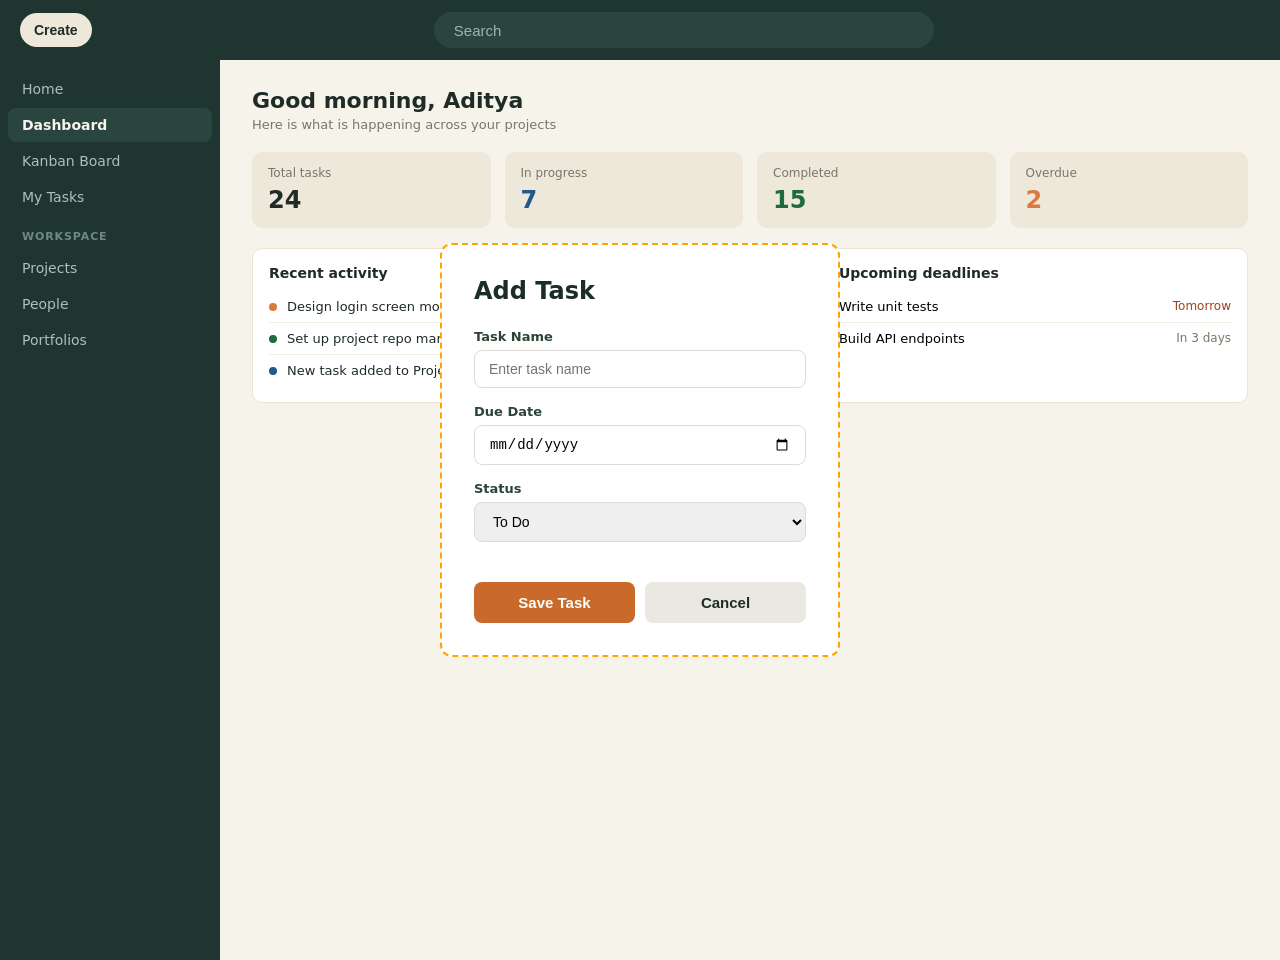
<file: dashboard.html>
<!doctype html>
<html lang="en">
<head>
  <meta charset="UTF-8" />
  <meta name="viewport" content="width=device-width, initial-scale=1.0" />
  <title>Dashboard</title>
  <link rel="stylesheet" href="style.css" />
  <link rel="stylesheet" href="modal.css">
</head>
  <header class="header">
    <div class="left-section">
      <button class="create-btn">Create</button>
    </div>
    <div class="search-box">
      <input type="search" placeholder="Search" />
    </div>
  </header>

  <div class="main-container">
    <div class="left-dashboard">
      <aside>
        <nav class="sidebar-nav">
          <a href="home.html" class="nav-item">Home</a>
          <a href="dashboard.html" class="nav-item active">Dashboard</a>
          <a href="inbox.html" class="nav-item">Kanban Board</a>
          <a href="MyTask.html" class="nav-item">My Tasks</a>

          <div class="nav-section-label">WORKSPACE</div>

          <a href="projects.html" class="nav-item">Projects</a>
          <a href="people.html" class="nav-item">People</a>
          <a href="portfolios.html" class="nav-item">Portfolios</a>
        </nav>
      </aside>
    </div>

    <div class="right-content">

      <div class="page-head">
        <div>
          <h1>Good morning, Aditya</h1>
          <p class="subtitle">Here is what is happening across your projects</p>
        </div>
      </div>

      <div class="metrics-grid">
        <div class="metric-card">
          <div class="label">Total tasks</div>
          <div class="value">24</div>
        </div>
        <div class="metric-card">
          <div class="label">In progress</div>
          <div class="value accent-blue">7</div>
        </div>
        <div class="metric-card">
          <div class="label">Completed</div>
          <div class="value accent-green">15</div>
        </div>
        <div class="metric-card">
          <div class="label">Overdue</div>
          <div class="value accent-orange">2</div>
        </div>
      </div>

      <div class="dash-grid">

        <div class="panel">
          <h3>Recent activity</h3>
          <div class="activity-row">
            <span class="activity-dot dot-orange"></span>
            <span>Design login screen moved to In progress</span>
          </div>
          <div class="activity-row">
            <span class="activity-dot dot-green"></span>
            <span>Set up project repo marked Done</span>
          </div>
          <div class="activity-row">
            <span class="activity-dot dot-blue"></span>
            <span>New task added to Projects board</span>
          </div>
        </div>

        <div class="panel">
          <h3>Upcoming deadlines</h3>
          <div class="deadline-row">
            <span>Write unit tests</span>
            <span class="due">Tomorrow</span>
          </div>
          <div class="deadline-row">
            <span>Build API endpoints</span>
            <span class="due later">In 3 days</span>
          </div>
        </div>

      </div>

    </div>
  </div>


    <div id="taskModal">
      <div class="modal-box">
        <h2>Add Task</h2>

        <label class="modal-label">Task Name</label>
        <input type="text" id="taskName" placeholder="Enter task name" class="modal-input">

        <label class="modal-label">Due Date</label>
        <input type="date" id="taskDate" class="modal-input">

        <label class="modal-label">Status</label>
        <select id="taskStatus" class="modal-input">
          <option>To Do</option>
          <option>In Progress</option>
          <option>Done</option>
        </select>

        <div class="modal-btn-group">
          <button id="saveBtn" class="btn-save">Save Task</button>
          <button id="closeBtn" class="btn-cancel">Cancel</button>
        </div>
      </div>
    </div>

    <script src="modal.js"></script>

</body>
</html>
</file>
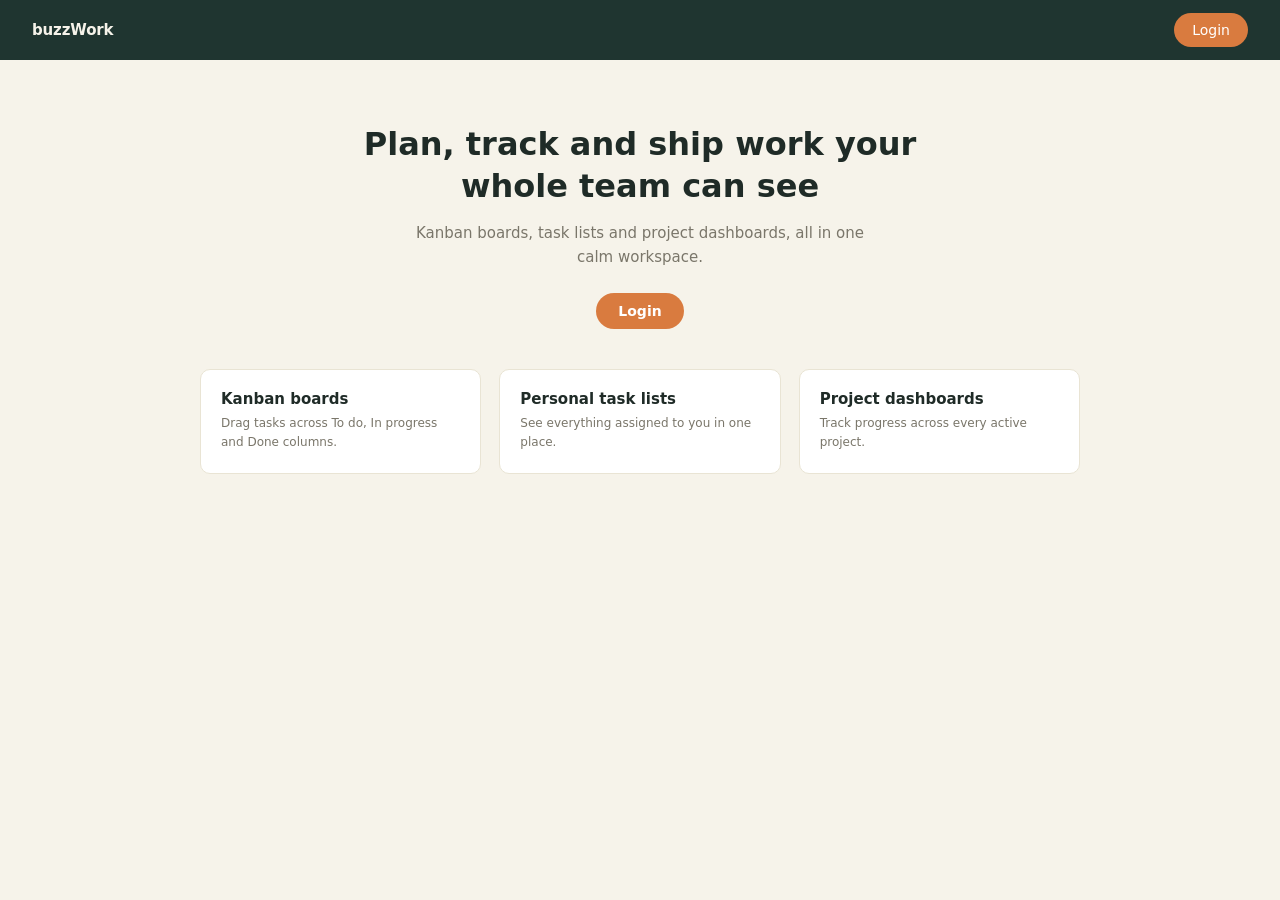
<file: Home.html>
<!doctype html>
<html lang="en">
<head>
  <meta charset="UTF-8" />
  <meta name="viewport" content="width=device-width, initial-scale=1.0" />
  <title>buzzWork</title>
  <link rel="stylesheet" href="style.css" />
</head>
<body>
  <header class="landing-header">
    <span class="brand">buzzWork</span>
    <a href="login2.html" class="login-btn">Login</a>
  </header>

  <section class="hero">
    <h1>Plan, track and ship work your whole team can see</h1>
    <p>Kanban boards, task lists and project dashboards, all in one calm workspace.</p>
    <div class="hero-buttons">
      <a href="login2.html" class="primary-btn">Login</a>
    </div>
  </section>

  <section class="features" id="features">

    <div class="feature-card">
      
      <h3>Kanban boards</h3>
      <p>Drag tasks across To do, In progress and Done columns.</p>
    </div>

    <div class="feature-card">
     
      <h3>Personal task lists</h3>
      <p>See everything assigned to you in one place.</p>
    </div>

    <div class="feature-card">
     
      <h3>Project dashboards</h3>
      <p>Track progress across every active project.</p>
    </div>

  </section>

</body>
</html>
</file>
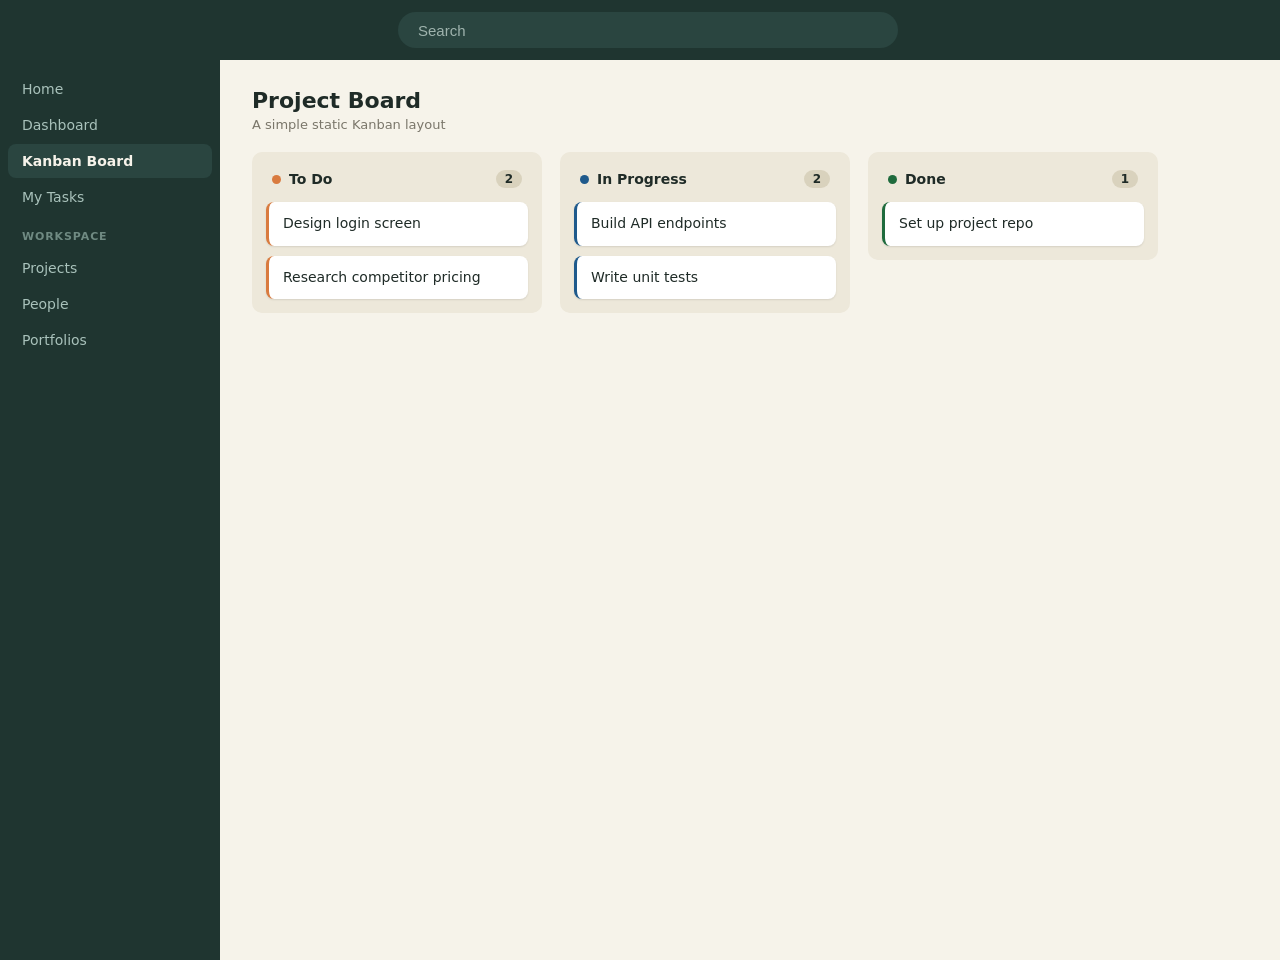
<file: inbox.html>
<!doctype html>
<html lang="en">
<head>
  <meta charset="UTF-8" />
  <meta name="viewport" content="width=device-width, initial-scale=1.0" />
  <title>Kanban Board</title>
  <link rel="stylesheet" href="style.css" />
</head>
<body>

  <header class="header">
    <div class="left-section">
      <!-- <button class="create-btn">Create</button> -->
    </div>
    <div class="search-box">
      <input type="search" placeholder="Search" />
    </div>
    
  </header>

  <div class="main-container">
    <div class="left-dashboard">
      <aside>
        <nav class="sidebar-nav">
          <a href="home.html" class="nav-item">Home</a>
          <a href="dashboard.html" class="nav-item">Dashboard</a>
          <a href="inbox.html" class="nav-item active">Kanban Board</a>
          <a href="MyTask.html" class="nav-item">My Tasks</a>

          <div class="nav-section-label">WORKSPACE</div>

          <a href="projects.html" class="nav-item">Projects</a>
          <a href="people.html" class="nav-item">People</a>
          <a href="portfolios.html" class="nav-item">Portfolios</a>
        </nav>
      </aside>
    </div>

    <div class="right-content">

      <div class="page-head">
        <div>
          <h1>Project Board</h1>
          <p class="subtitle">A simple static Kanban layout</p>
        </div>
      </div>

      <main class="board">

        <section class="column">
          <div class="column-head">
            <span class="dot dot-todo"></span>
            <h2>To Do</h2>
            <span class="count">2</span>
          </div>
          <div class="cards">
            <div class="card"><p>Design login screen</p></div>
            <div class="card"><p>Research competitor pricing</p></div>
          </div>
        </section>

        <section class="column">
          <div class="column-head">
            <span class="dot dot-progress"></span>
            <h2>In Progress</h2>
            <span class="count">2</span>
          </div>
          <div class="cards">
            <div class="card"><p>Build API endpoints</p></div>
            <div class="card"><p>Write unit tests</p></div>
          </div>
        </section>

        <section class="column">
          <div class="column-head">
            <span class="dot dot-done"></span>
            <h2>Done</h2>
            <span class="count">1</span>
          </div>
          <div class="cards">
            <div class="card"><p>Set up project repo</p></div>
          </div>
        </section>

      </main>

    </div>
  </div>

</body>
</html>
</file>
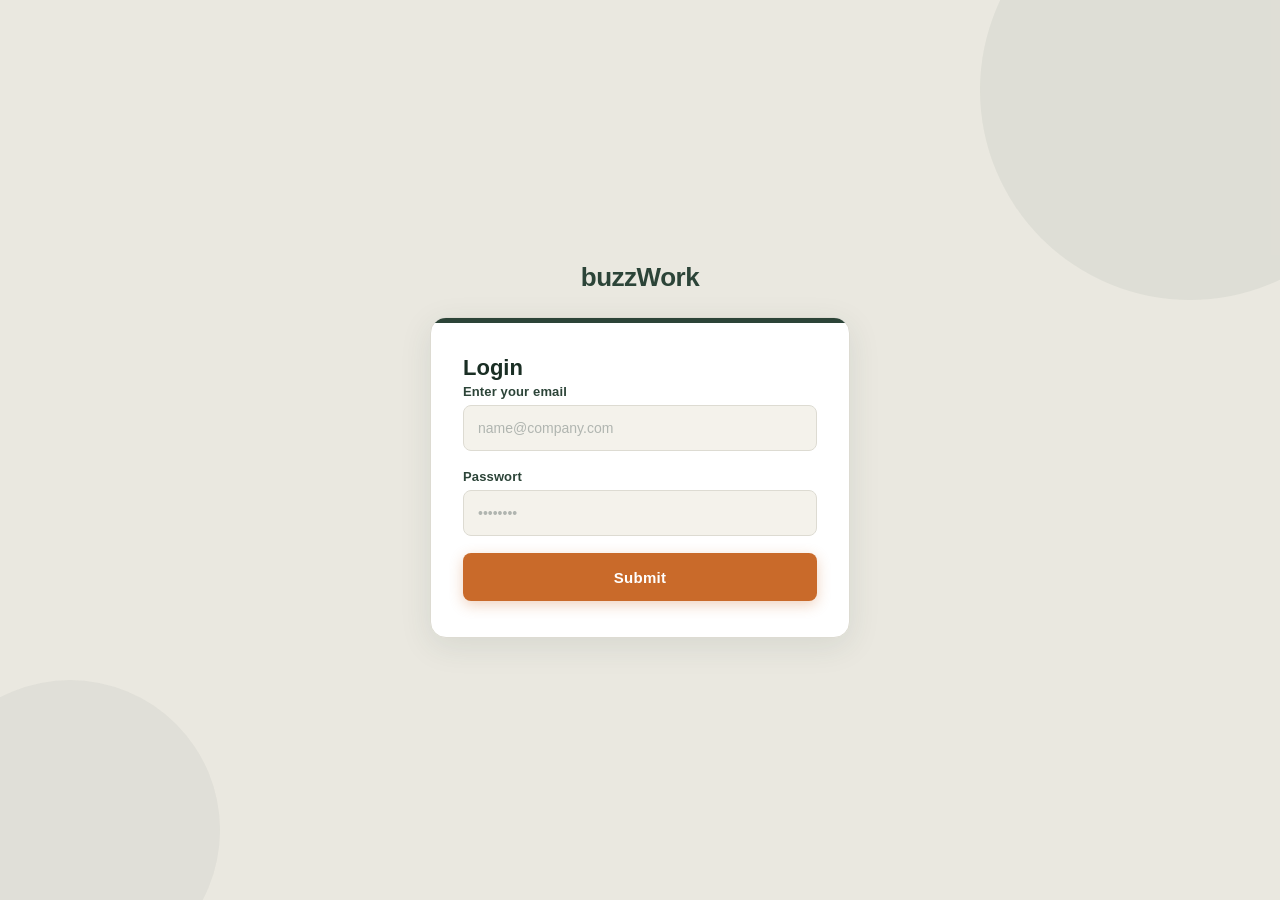
<file: login2.html>
<!DOCTYPE html>
<html lang="de">
<head>
    <meta charset="UTF-8">
    <meta name="viewport" content="width=device-width, initial-scale=1.0">
    <title> buzzWork </title>
    <link rel="stylesheet" href="login2.css">
</head>
<body>

<section class="login-section">
    <a href="#" class="logo-container">
        <span class="logo-text">buzzWork</span>    
    </a>
    <div class="login-card">
        <div class="card-body">
            <h1 class="form-title"> Login </h1>
            
            <form action="#">
                <div class="form-group">
                    <label for="email" class="label-text">Enter your email</label>
                    <input type="email" name="email" id="email" class="input-field" placeholder="name@company.com" required>
                </div>

                <div class="form-group">
                    <label for="password" class="label-text">Passwort</label>
                    <input type="password" name="password" id="password" placeholder="••••••••" class="input-field" required>
                </div>
                
              <button type="button" class="btn-primary" id="submitBtn">Submit</button>
            </form>
        </div>
    </div>
</section>

<script>
    document.getElementById('submitBtn').addEventListener('click', function() {
        window.location.href = 'dashboard.html';
    });
</script>

</body>
</html>
</file>
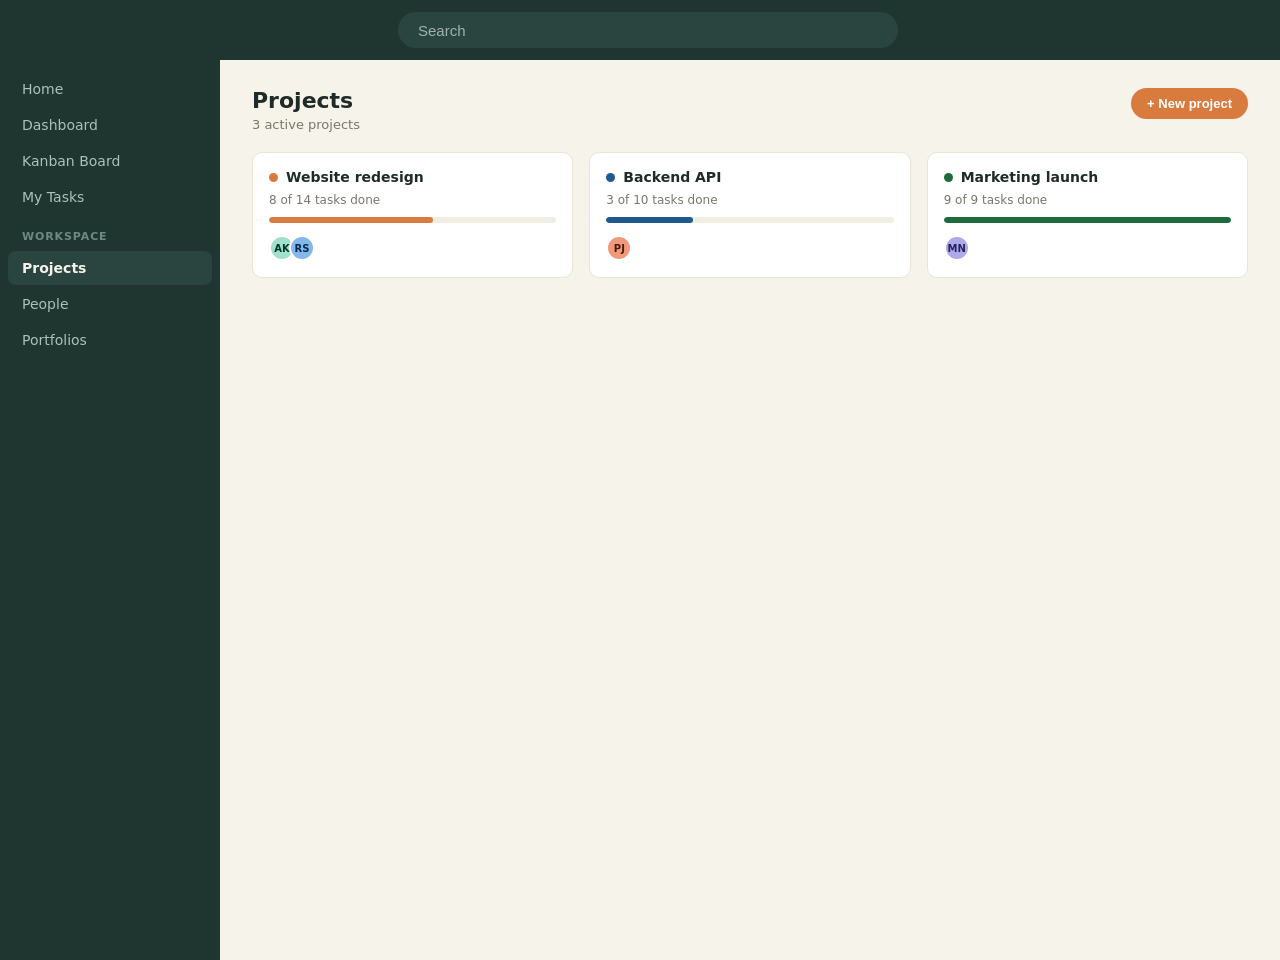
<file: projects.html>
<!doctype html>
<html lang="en">
<head>
  <meta charset="UTF-8" />
  <meta name="viewport" content="width=device-width, initial-scale=1.0" />
  <title>Projects</title>
  <link rel="stylesheet" href="style.css" />
</head>
<body>

  <header class="header">
    <div class="left-section">
      <!-- <button class="create-btn">Create</button> -->
    </div>
    <div class="search-box">
      <input type="search" placeholder="Search" />
    </div>
   
  </header>

  <div class="main-container">
    <div class="left-dashboard">
      <aside>
        <nav class="sidebar-nav">
          <a href="home.html" class="nav-item">Home</a>
          <a href="dashboard.html" class="nav-item">Dashboard</a>
          <a href="inbox.html" class="nav-item">Kanban Board</a>
          <a href="MyTask.html" class="nav-item">My Tasks</a>

          <div class="nav-section-label">WORKSPACE</div>

          <a href="projects.html" class="nav-item active">Projects</a>
          <a href="people.html" class="nav-item">People</a>
          <a href="portfolios.html" class="nav-item">Portfolios</a>
        </nav>
      </aside>
    </div>

    <div class="right-content">

      <div class="page-head">
        <div>
          <h1>Projects</h1>
          <p class="subtitle">3 active projects</p>
        </div>
        <button class="primary-btn">+ New project</button>
      </div>

      <div class="projects-grid">

        <div class="project-card">
          <div class="project-title">
            <span class="dot dot-todo"></span>
            <h3>Website redesign</h3>
          </div>
          <div class="project-meta">8 of 14 tasks done</div>
          <div class="progress-bar">
            <div class="fill" style="width:57%; background-color:#d97b3f;"></div>
          </div>
          <div class="avatar-group">
            <div class="avatar avatar-teal">AK</div>
            <div class="avatar avatar-blue">RS</div>
          </div>
        </div>

        <div class="project-card">
          <div class="project-title">
            <span class="dot dot-progress"></span>
            <h3>Backend API</h3>
          </div>
          <div class="project-meta">3 of 10 tasks done</div>
          <div class="progress-bar">
            <div class="fill" style="width:30%; background-color:#1f5a8c;"></div>
          </div>
          <div class="avatar-group">
            <div class="avatar avatar-coral">PJ</div>
          </div>
        </div>

        <div class="project-card">
          <div class="project-title">
            <span class="dot dot-done"></span>
            <h3>Marketing launch</h3>
          </div>
          <div class="project-meta">9 of 9 tasks done</div>
          <div class="progress-bar">
            <div class="fill" style="width:100%; background-color:#1f6b3d;"></div>
          </div>
          <div class="avatar-group">
            <div class="avatar avatar-purple">MN</div>
          </div>
        </div>

      </div>

    </div>
  </div>

</body>
</html>
</file>
<file: style.css>
* {
    margin: 0;
    padding: 0;
    box-sizing: border-box;
}

body {
    font-family: 'Segoe UI', system-ui, sans-serif;
    background-color: #f6f3ea;
}

/* ======================================================
   HEADER
   ====================================================== */

.header {
    height: 60px;
    background-color: #1f3530;
    display: flex;
    align-items: center;
    padding: 0px 20px;
    gap: 16px;
}

.brand {
    color: #f6f3ea;
    font-size: 15px;
    font-weight: 700;
    letter-spacing: -0.01em;
}

.left-section {
    display: flex;
    align-items: center;
    gap: 12px;
}

.create-btn {
    display: flex;
    align-items: center;
    gap: 6px;
    background-color: #ede8da;
    color: #1f2b27;
    border: none;
    border-radius: 20px;
    padding: 6px 14px;
    font-size: 14px;
    font-weight: bold;
    cursor: pointer;
    height: 34px;
}

.search-box {
    flex: 1;
    display: flex;
    justify-content: center;
}

.search-box input {
    width: 500px;
    height: 36px;
    border-radius: 20px;
    background-color: #2a4540;
    color: #f6f3ea;
    border: none;
    padding: 0px 20px;
    font-size: 15px;
    outline: none;
}

.search-box input::placeholder {
    color: #9fb3ad;
}

.login-btn {
    background-color: #d97b3f;
    color: white;
    border: none;
    border-radius: 20px;
    padding: 6px 18px;
    font-size: 14px;
    cursor: pointer;
    height: 34px;
    text-decoration: none;
    display: inline-flex;
    align-items: center;
}

.login-btn:hover {
    background-color: #c4682f;
}

/* ======================================================
   MAIN LAYOUT (sidebar + content)
   ====================================================== */

.main-container {
    display: flex;
}

.left-dashboard aside {
    width: 220px;
    background-color: #1f3530;
    padding: 12px 8px;
    height: 100%;
    min-height: 100vh;
}

.sidebar-nav {
    display: flex;
    flex-direction: column;
    gap: 2px;
}

.nav-item {
    display: flex;
    align-items: center;
    gap: 10px;
    color: #a9c2bb;
    font-size: 14px;
    padding: 9px 14px;
    border-radius: 8px;
    cursor: pointer;
    text-decoration: none;
    transition: background 0.2s;
}

.nav-item:hover {
    background-color: #2a4540;
    color: #f6f3ea;
}

.nav-item.active {
    background-color: #2a4540;
    color: #f6f3ea;
    font-weight: 600;
}

.nav-section-label {
    color: #6f8a82;
    font-size: 11px;
    font-weight: 600;
    letter-spacing: 0.08em;
    padding: 14px 14px 6px;
    text-transform: uppercase;
}

.right-content {
    flex: 1;
    background-color: #f6f3ea;
    min-height: 100vh;
    padding: 28px 32px;
}

.page-head {
    display: flex;
    justify-content: space-between;
    align-items: flex-start;
    margin-bottom: 20px;
}

.page-head h1 {
    font-size: 22px;
    font-weight: 700;
    color: #1f2b27;
}

.page-head .subtitle {
    margin-top: 4px;
    font-size: 13px;
    color: #7a766a;
}

.primary-btn {
    background-color: #d97b3f;
    color: white;
    border: none;
    border-radius: 16px;
    padding: 8px 16px;
    font-size: 13px;
    font-weight: 600;
    cursor: pointer;
    text-decoration: none;
}

.primary-btn:hover {
    background-color: #c4682f;
}

.secondary-btn {
    background-color: #ede8da;
    color: #1f2b27;
    border: none;
    border-radius: 16px;
    padding: 8px 16px;
    font-size: 13px;
    cursor: pointer;
}

/* ======================================================
   STATUS BADGES (shared across Kanban, My Tasks, Portfolios)
   ====================================================== */

.badge {
    font-size: 11px;
    font-weight: 600;
    padding: 4px 10px;
    border-radius: 20px;
    display: inline-block;
}

.badge-todo     { background-color: #fbe3da; color: #99441d; }
.badge-progress { background-color: #dde9f5; color: #1f5a8c; }
.badge-done     { background-color: #dcefe2; color: #1f6b3d; }
.badge-risk     { background-color: #fbe3da; color: #99441d; }

/* ======================================================
   DASHBOARD PAGE
   ====================================================== */

.metrics-grid {
    display: grid;
    grid-template-columns: repeat(4, 1fr);
    gap: 14px;
    margin-bottom: 20px;
}

.metric-card {
    background-color: #ede8da;
    border-radius: 10px;
    padding: 14px 16px;
}

.metric-card .label {
    font-size: 12px;
    color: #7a766a;
}

.metric-card .value {
    font-size: 24px;
    font-weight: 700;
    color: #1f2b27;
    margin-top: 6px;
}

.value.accent-orange { color: #d97b3f; }
.value.accent-blue   { color: #1f5a8c; }
.value.accent-green  { color: #1f6b3d; }

.dash-grid {
    display: grid;
    grid-template-columns: 1.3fr 1fr;
    gap: 16px;
}

.panel {
    background-color: #ffffff;
    border-radius: 10px;
    border: 1px solid #e9e4d4;
    padding: 16px;
}

.panel h3 {
    font-size: 14px;
    font-weight: 600;
    color: #1f2b27;
    margin-bottom: 10px;
}

.activity-row {
    display: flex;
    align-items: center;
    gap: 10px;
    padding: 8px 0;
    border-bottom: 1px solid #f0ede2;
    font-size: 13px;
    color: #1f2b27;
}

.activity-row:last-child {
    border-bottom: none;
}

.activity-dot {
    width: 8px;
    height: 8px;
    border-radius: 50%;
    flex-shrink: 0;
}

.dot-orange { background-color: #d97b3f; }
.dot-blue   { background-color: #1f5a8c; }
.dot-green  { background-color: #1f6b3d; }

.deadline-row {
    display: flex;
    justify-content: space-between;
    padding: 8px 0;
    border-bottom: 1px solid #f0ede2;
    font-size: 13px;
}

.deadline-row:last-child {
    border-bottom: none;
}

.deadline-row .due {
    color: #99441d;
    font-size: 12px;
}

.deadline-row .due.later {
    color: #7a766a;
}

/* ======================================================
   KANBAN BOARD PAGE
   ====================================================== */

.board {
    display: flex;
    gap: 18px;
    align-items: flex-start;
    overflow-x: auto;
}

.column {
    background-color: #ede8da;
    border-radius: 10px;
    width: 290px;
    min-width: 290px;
    padding: 14px;
}

.column-head {
    display: flex;
    align-items: center;
    gap: 8px;
    padding: 4px 6px 14px;
}

.column-head h2 {
    font-size: 14px;
    font-weight: 600;
    color: #1f2b27;
    flex: 1;
}

.dot {
    width: 9px;
    height: 9px;
    border-radius: 50%;
    flex-shrink: 0;
}

.dot-todo     { background-color: #d97b3f; }
.dot-progress { background-color: #1f5a8c; }
.dot-done     { background-color: #1f6b3d; }

.count {
    background-color: #d9d2bd;
    color: #1f2b27;
    font-size: 12px;
    font-weight: 600;
    padding: 2px 9px;
    border-radius: 20px;
}

.cards {
    display: flex;
    flex-direction: column;
    gap: 10px;
}

.card {
    background-color: #ffffff;
    border-radius: 8px;
    padding: 12px 14px;
    box-shadow: 0px 1px 2px rgba(0, 0, 0, 0.1);
    border-left: 3px solid #d97b3f;
    transition: box-shadow 0.15s ease, transform 0.15s ease;
}

.card:hover {
    box-shadow: 0px 4px 10px rgba(0, 0, 0, 0.13);
    transform: translateY(-1px);
}

.card p {
    font-size: 14px;
    line-height: 1.4;
    color: #1f2b27;
}

.column:nth-child(2) .card { border-left-color: #1f5a8c; }
.column:nth-child(3) .card { border-left-color: #1f6b3d; }

/* ======================================================
   MY TASKS PAGE (table)
   ====================================================== */

.task-table {
    background-color: #ffffff;
    border-radius: 10px;
    border: 1px solid #e9e4d4;
    overflow: hidden;
}

.task-table .table-head {
    display: grid;
    grid-template-columns: 2fr 1fr 1fr 0.8fr;
    padding: 10px 16px;
    background-color: #f6f3ea;
    font-size: 12px;
    color: #7a766a;
    font-weight: 600;
}

.task-table .table-row {
    display: grid;
    grid-template-columns: 2fr 1fr 1fr 0.8fr;
    padding: 12px 16px;
    border-top: 1px solid #f0ede2;
    align-items: center;
    font-size: 13px;
}

.task-table .task-name { color: #1f2b27; }
.task-table .task-meta { color: #7a766a; }

/* ======================================================
   PROJECTS PAGE
   ====================================================== */

.projects-grid {
    display: grid;
    grid-template-columns: repeat(3, 1fr);
    gap: 16px;
}

.project-card {
    background-color: #ffffff;
    border-radius: 10px;
    border: 1px solid #e9e4d4;
    padding: 16px;
}

.project-card .project-title {
    display: flex;
    align-items: center;
    gap: 8px;
    margin-bottom: 8px;
}

.project-card .project-title h3 {
    font-size: 14px;
    font-weight: 600;
    color: #1f2b27;
}

.project-card .project-meta {
    font-size: 12px;
    color: #7a766a;
    margin-bottom: 10px;
}

.progress-bar {
    background-color: #f0ede2;
    border-radius: 6px;
    height: 6px;
    margin-bottom: 12px;
    overflow: hidden;
}

.progress-bar .fill {
    height: 6px;
    border-radius: 6px;
}

.avatar-group {
    display: flex;
}

.avatar {
    width: 26px;
    height: 26px;
    border-radius: 50%;
    border: 2px solid #ffffff;
    margin-left: -6px;
    display: flex;
    align-items: center;
    justify-content: center;
    font-size: 10px;
    font-weight: 700;
}

.avatar:first-child {
    margin-left: 0;
}

.avatar-teal   { background-color: #9fe1cb; color: #04342c; }
.avatar-blue   { background-color: #85b7eb; color: #042c53; }
.avatar-coral  { background-color: #f0997b; color: #4a1b0c; }
.avatar-purple { background-color: #afa9ec; color: #26215c; }

/* ======================================================
   PEOPLE PAGE
   ====================================================== */

.people-grid {
    display: grid;
    grid-template-columns: repeat(4, 1fr);
    gap: 16px;
}

.person-card {
    background-color: #ffffff;
    border-radius: 10px;
    border: 1px solid #e9e4d4;
    padding: 18px;
    text-align: center;
}

.person-card .avatar {
    width: 44px;
    height: 44px;
    font-size: 14px;
    margin: 0 auto 10px;
    border: none;
}

.person-card .name {
    font-size: 13px;
    font-weight: 600;
    color: #1f2b27;
}

.person-card .role {
    font-size: 11px;
    color: #7a766a;
    margin-top: 3px;
}

/* ======================================================
   PORTFOLIOS PAGE
   ====================================================== */

.portfolio-table {
    background-color: #ffffff;
    border-radius: 10px;
    border: 1px solid #e9e4d4;
    overflow: hidden;
}

.portfolio-table .table-head {
    display: grid;
    grid-template-columns: 1.6fr 1fr 1fr 0.9fr;
    padding: 10px 16px;
    background-color: #f6f3ea;
    font-size: 12px;
    color: #7a766a;
    font-weight: 600;
}

.portfolio-table .table-row {
    display: grid;
    grid-template-columns: 1.6fr 1fr 1fr 0.9fr;
    padding: 12px 16px;
    border-top: 1px solid #f0ede2;
    align-items: center;
    font-size: 13px;
}

.mini-progress {
    display: flex;
    align-items: center;
    gap: 8px;
}

.mini-progress .bar {
    background-color: #f0ede2;
    border-radius: 6px;
    height: 6px;
    width: 70px;
    overflow: hidden;
}

.mini-progress .bar .fill {
    height: 6px;
    background-color: #d97b3f;
}

.mini-progress .pct {
    font-size: 11px;
    color: #7a766a;
}

/* ======================================================
   HOME / LANDING PAGE
   ====================================================== */

.landing-header {
    height: 60px;
    background-color: #1f3530;
    display: flex;
    align-items: center;
    justify-content: space-between;
    padding: 0px 32px;
}

.hero {
    text-align: center;
    padding: 64px 24px 40px;
}

.hero h1 {
    font-size: 32px;
    font-weight: 700;
    color: #1f2b27;
    max-width: 600px;
    margin: 0 auto 14px;
    line-height: 1.3;
}

.hero p {
    font-size: 15px;
    color: #7a766a;
    max-width: 460px;
    margin: 0 auto 24px;
    line-height: 1.6;
}

.hero-buttons {
    display: flex;
    justify-content: center;
    gap: 12px;
}

.outline-btn {
    background-color: #ede8da;
    color: #1f2b27;
    border: none;
    border-radius: 18px;
    padding: 10px 22px;
    font-size: 14px;
    cursor: pointer;
    text-decoration: none;
}

.hero-buttons .primary-btn {
    border-radius: 18px;
    padding: 10px 22px;
    font-size: 14px;
}

.features {
    display: grid;
    grid-template-columns: repeat(3, 1fr);
    gap: 18px;
    padding: 0px 60px 60px;
    max-width: 1000px;
    margin: 0 auto;
}

.feature-card {
    background-color: #ffffff;
    border-radius: 10px;
    border: 1px solid #e9e4d4;
    padding: 20px;
}

.feature-icon {
    width: 36px;
    height: 36px;
    border-radius: 9px;
    display: flex;
    align-items: center;
    justify-content: center;
    font-size: 16px;
    margin-bottom: 12px;
}

.feature-card h3 {
    font-size: 15px;
    font-weight: 600;
    color: #1f2b27;
    margin-bottom: 6px;
}

.feature-card p {
    font-size: 12px;
    color: #7a766a;
    line-height: 1.6;
}

/* ======================================================
   RESPONSIVE
   ====================================================== */

@media (max-width: 900px) {
    .metrics-grid,
    .projects-grid,
    .people-grid,
    .features {
        grid-template-columns: repeat(2, 1fr);
    }
    .dash-grid {
        grid-template-columns: 1fr;
    }
}

@media (max-width: 720px) {
    .board {
        flex-direction: column;
    }
    .column {
        width: 100%;
        min-width: 0;
    }
    .right-content {
        padding: 20px 16px;
    }
}
</file>
<file: modal.css>
/* #taskModal {
  display: none;
  position: fixed;
  top: 0;
  left: 0;
  width: 100%;
  height: 100%;
  background: rgba(0,0,0,0.5);
  z-index: 1000;
} */

.modal-box {
  border: 2px dashed orange;
  background: #fff;
  width: 400px;
  border-radius: 12px;
  padding: 2rem;
  position: absolute;
  top: 50%;
  left: 50%;
  transform: translate(-50%, -50%);
}

.modal-box h2 {
  margin-bottom: 1.5rem;
  color: #1a2e24;
}

.modal-label {
  display: block;
  font-size: 13px;
  font-weight: 600;
  color: #2c4438;
  margin-bottom: 6px;
}

.modal-input {
  width: 100%;
  padding: 10px 14px;
  border: 1.5px solid #dddbd2;
  border-radius: 8px;
  font-size: 14px;
  outline: none;
  margin-bottom: 1rem;
}

.modal-btn-group {
  display: flex;
  gap: 10px;
  margin-top: 1.5rem;
}

.btn-save {
  flex: 1;
  padding: 12px;
  background: #c96a2a;
  color: #fff;
  border: none;
  border-radius: 8px;
  font-size: 15px;
  font-weight: 600;
  cursor: pointer;
}

.btn-cancel {
  flex: 1;
  padding: 12px;
  background: #eae8e0;
  color: #1a2e24;
  border: none;
  border-radius: 8px;
  font-size: 15px;
  font-weight: 600;
  cursor: pointer;
}
</file>
<file: login2.css>
/* ===== buzzWork Login CSS — Dashboard Theme Match ===== */

* {
  margin: 0;
  padding: 0;
  box-sizing: border-box;
}

body {
  font-family: 'Segoe UI', Tahoma, Geneva, Verdana, sans-serif;
  background: #eae8e0;
  min-height: 100vh;
}

/* ===== LOGIN SECTION ===== */
.login-section {
  min-height: 100vh;
  display: flex;
  flex-direction: column;
  align-items: center;
  justify-content: center;
  padding: 2rem 1rem;
  background: #eae8e0;
  position: relative;
  overflow: hidden;
}

/* Soft background blobs matching dashboard beige */
.login-section::before {
  content: '';
  position: absolute;
  width: 420px;
  height: 420px;
  background: rgba(44, 68, 56, 0.06);
  border-radius: 50%;
  top: -120px;
  right: -120px;
}

.login-section::after {
  content: '';
  position: absolute;
  width: 300px;
  height: 300px;
  background: rgba(44, 68, 56, 0.05);
  border-radius: 50%;
  bottom: -80px;
  left: -80px;
}

/* ===== LOGO ===== */
.logo-container {
  text-decoration: none;
  margin-bottom: 1.5rem;
  display: inline-block;
  z-index: 1;
}

.logo-text {
  font-size: 26px;
  font-weight: 700;
  color: #2c4438;
  letter-spacing: -0.5px;
}

/* ===== LOGIN CARD ===== */
.login-card {
  background: #ffffff;
  border-radius: 16px;
  width: 100%;
  max-width: 420px;
  border: 1px solid #dddbd2;
  box-shadow: 0 8px 32px rgba(44, 68, 56, 0.10);
  z-index: 1;
  overflow: hidden;
}

/* Dark green top accent — matches navbar */
.login-card::before {
  content: '';
  display: block;
  height: 5px;
  background: #2c4438;
}

.card-body {
  padding: 2rem 2rem 2.25rem;
}

/* ===== FORM TITLE ===== */
.form-title {
  font-size: 22px;
  font-weight: 700;
  color: #1a2e24;
  margin-bottom: 0.2rem;
}

.form-subtitle {
  font-size: 13px;
  color: #8a9490;
  margin-bottom: 1.75rem;
}

/* ===== FORM GROUP ===== */
.form-group {
  display: flex;
  flex-direction: column;
  gap: 6px;
  margin-bottom: 1.1rem;
}

/* ===== LABELS ===== */
.label-text {
  font-size: 13px;
  font-weight: 600;
  color: #2c4438;
  letter-spacing: 0.01em;
}

/* ===== INPUT FIELDS ===== */
.input-field {
  width: 100%;
  height: 46px;
  padding: 0 14px;
  font-size: 14px;
  font-family: inherit;
  background: #f4f2eb;
  border: 1.5px solid #dddbd2;
  border-radius: 8px;
  color: #1a2e24;
  outline: none;
  transition: border-color 0.2s ease, background 0.2s ease, box-shadow 0.2s ease;
}

.input-field::placeholder {
  color: #b0b5b0;
}

.input-field:hover {
  border-color: #b5c2bc;
  background: #efede5;
}

.input-field:focus {
  border-color: #2c4438;
  background: #ffffff;
  box-shadow: 0 0 0 4px rgba(44, 68, 56, 0.10);
}

/* ===== FORGOT PASSWORD ===== */
.forgot-link {
  text-align: right;
  margin-top: -4px;
  margin-bottom: 1.4rem;
}

.forgot-link a {
  font-size: 12px;
  color: #c96a2a;
  text-decoration: none;
  font-weight: 500;
  transition: color 0.2s;
}

.forgot-link a:hover {
  color: #a8531d;
  text-decoration: underline;
}

/* ===== SUBMIT BUTTON ===== */
.btn-primary {
  width: 100%;
  height: 48px;
  background: #c96a2a;
  color: #ffffff;
  border: none;
  border-radius: 8px;
  font-size: 15px;
  font-weight: 600;
  font-family: inherit;
  cursor: pointer;
  letter-spacing: 0.02em;
  transition: background 0.2s ease, transform 0.1s ease, box-shadow 0.2s ease;
  box-shadow: 0 4px 14px rgba(201, 106, 42, 0.30);
}

.btn-primary:hover {
  background: #a8531d;
  box-shadow: 0 6px 18px rgba(201, 106, 42, 0.38);
}

.btn-primary:active {
  transform: scale(0.98);
  box-shadow: 0 2px 8px rgba(201, 106, 42, 0.20);
}

/* ===== DIVIDER ===== */
.divider {
  display: flex;
  align-items: center;
  gap: 10px;
  margin: 1.4rem 0;
}

.divider-line {
  flex: 1;
  height: 1px;
  background: #dddbd2;
}

.divider-text {
  font-size: 12px;
  color: #b0b5b0;
  font-weight: 500;
}

/* ===== SIGN UP TEXT ===== */
.signup-text {
  text-align: center;
  font-size: 13px;
  color: #6b7280;
  margin-top: 1.25rem;
}

.signup-text a {
  color: #2c4438;
  text-decoration: none;
  font-weight: 600;
  transition: color 0.2s;
}

.signup-text a:hover {
  color: #1a2e24;
  text-decoration: underline;
}

/* ===== RESPONSIVE ===== */
@media (max-width: 480px) {
  .card-body {
    padding: 1.5rem 1.25rem 1.75rem;
  }
  .form-title {
    font-size: 20px;
  }
  .btn-primary {
    height: 44px;
    font-size: 14px;
  }
}
</file>
